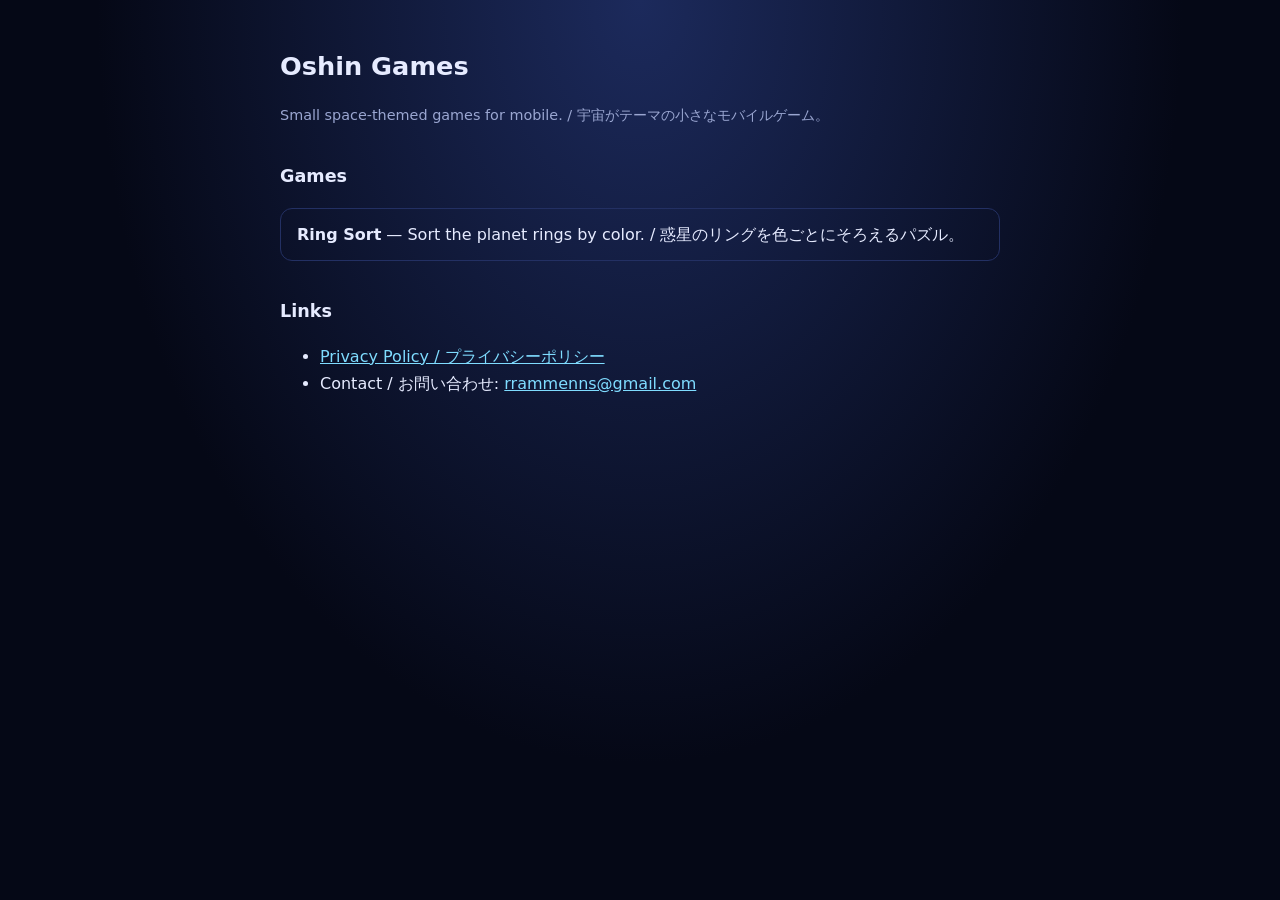
<file: index.html>
<!doctype html>
<html lang="en">
  <head>
    <meta charset="utf-8" />
    <meta name="viewport" content="width=device-width, initial-scale=1" />
    <title>Oshin Games</title>
    <link rel="stylesheet" href="style.css" />
  </head>
  <body>
    <main>
      <h1>Oshin Games</h1>
      <p class="meta">
        Small space-themed games for mobile. / 宇宙がテーマの小さなモバイルゲーム。
      </p>

      <h2>Games</h2>
      <ul class="apps">
        <li>
          <strong>Ring Sort</strong> — Sort the planet rings by color. /
          惑星のリングを色ごとにそろえるパズル。
        </li>
      </ul>

      <h2>Links</h2>
      <ul>
        <li><a href="privacy/">Privacy Policy / プライバシーポリシー</a></li>
        <li>
          Contact / お問い合わせ: <a href="mailto:rrammenns@gmail.com">rrammenns@gmail.com</a>
        </li>
      </ul>
    </main>
  </body>
</html>
</file>
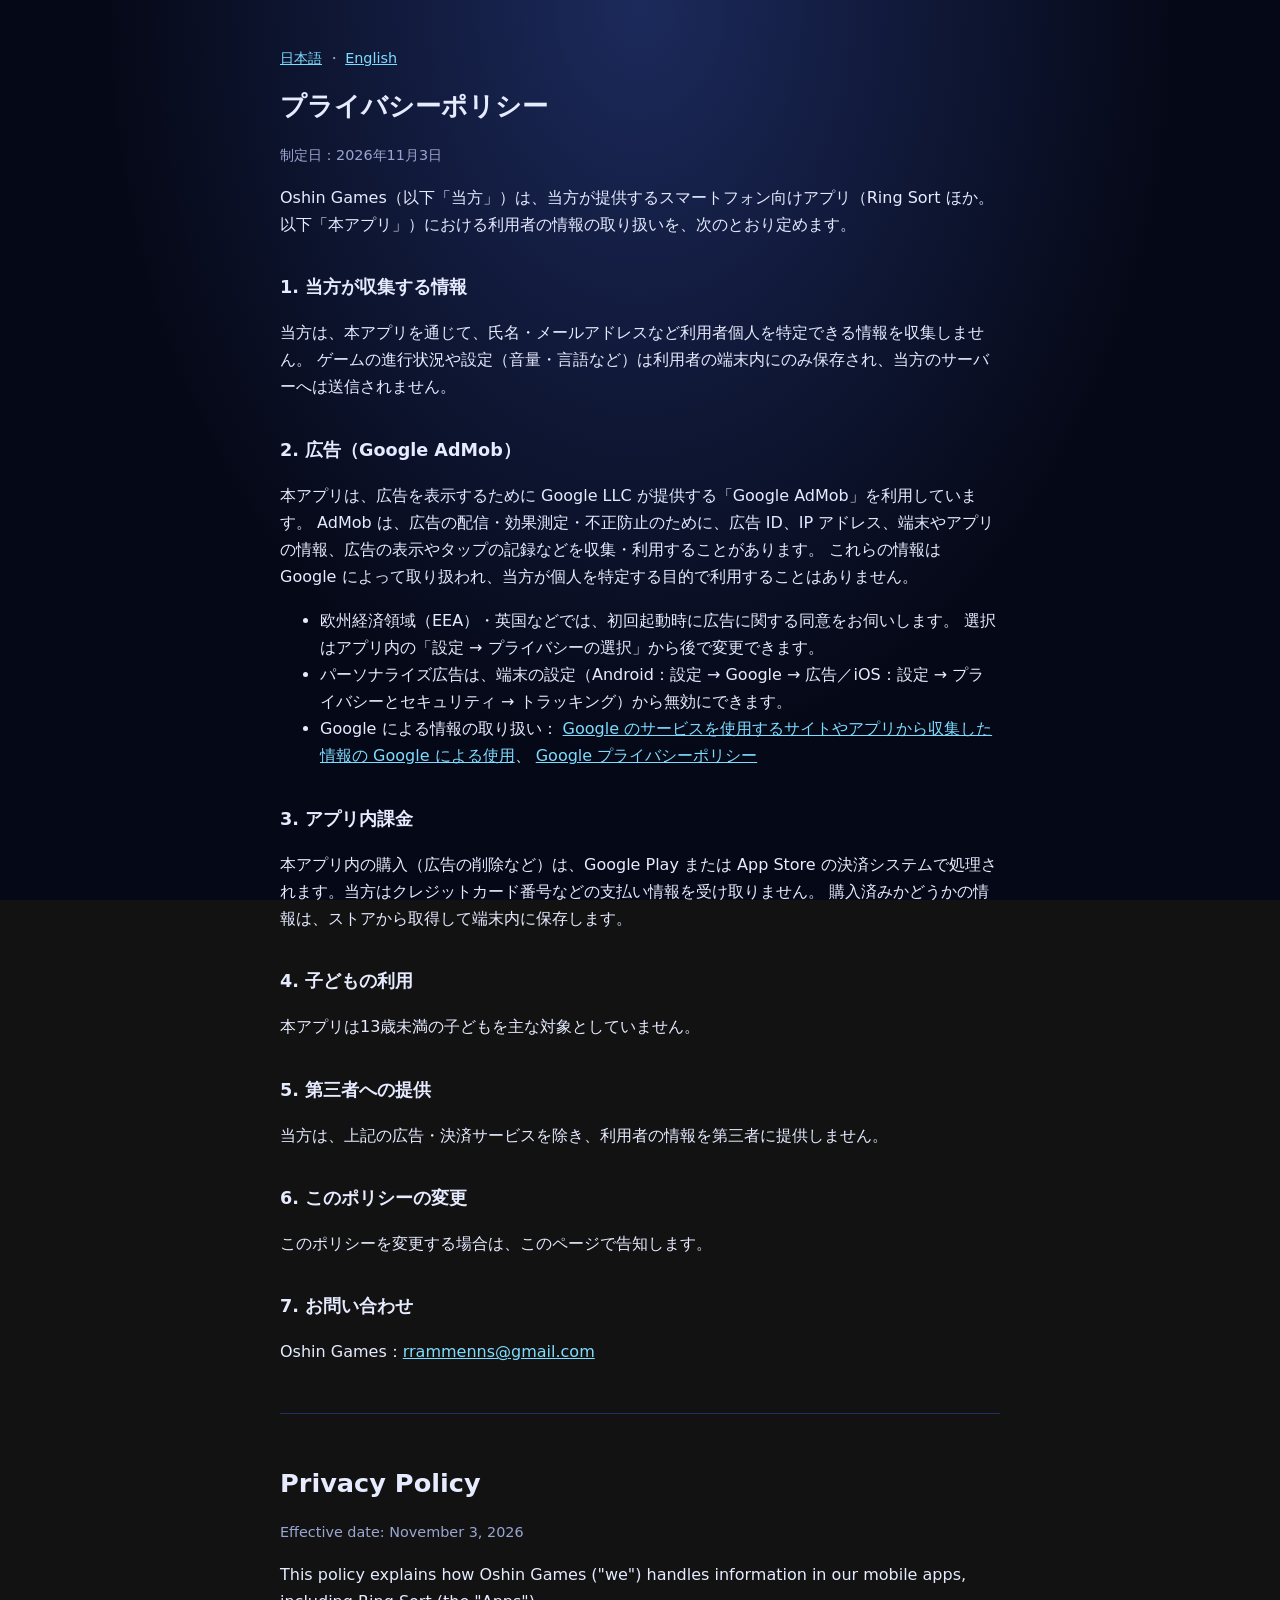
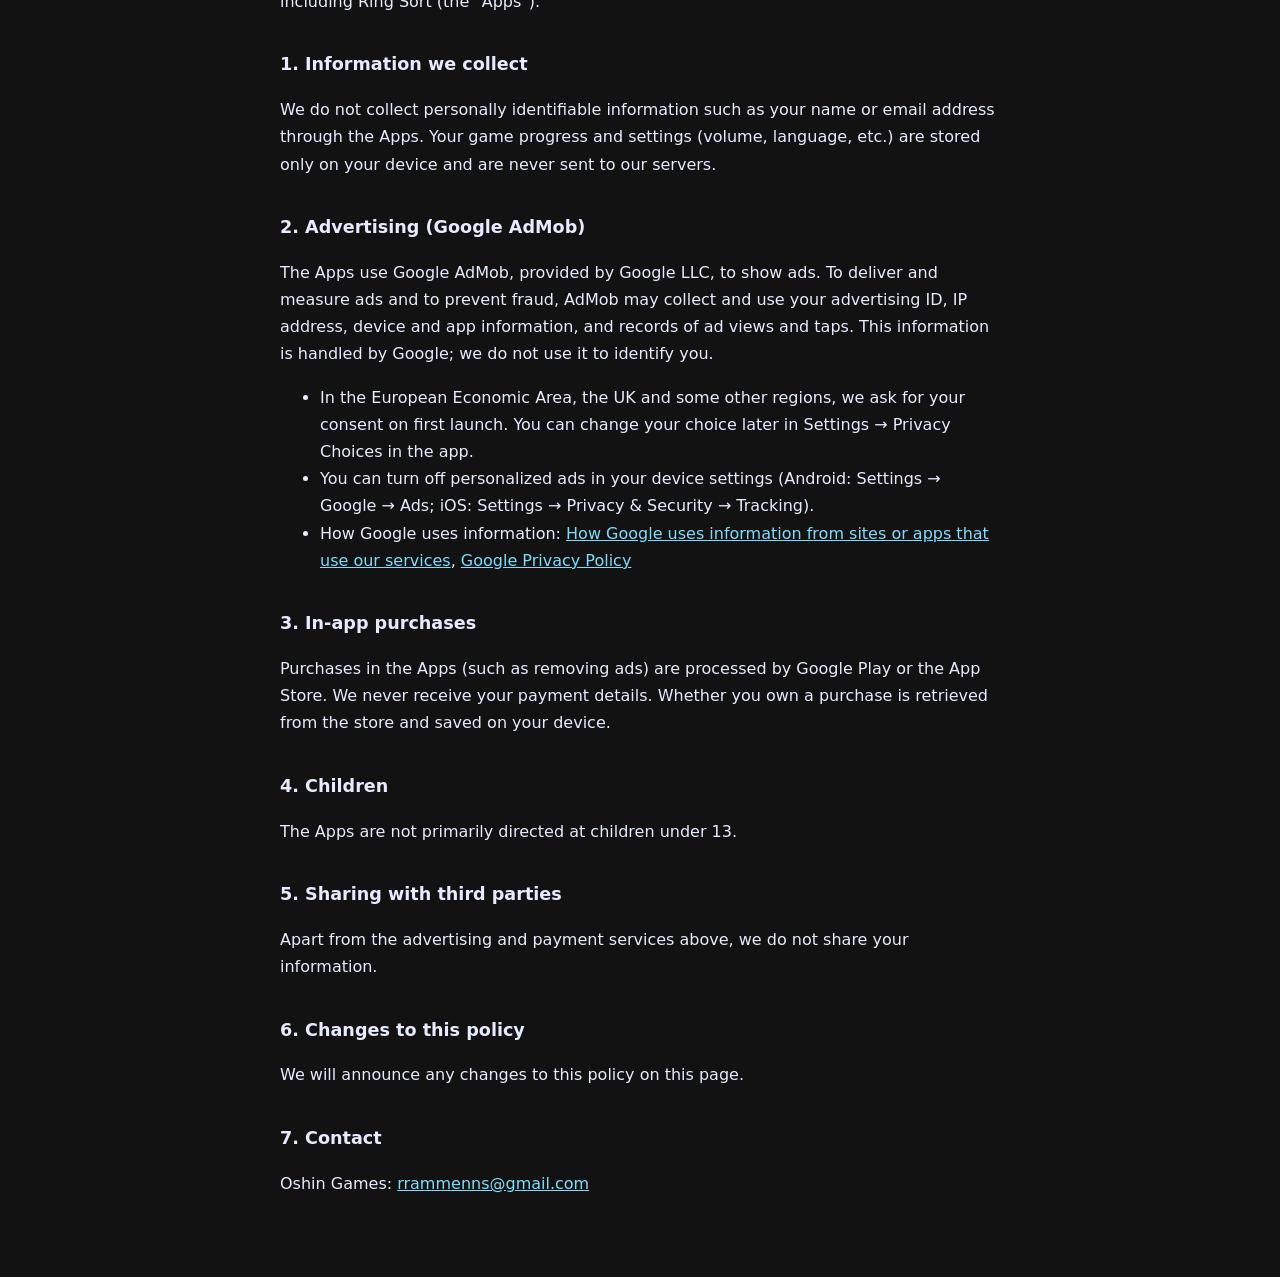
<file: privacy/index.html>
<!doctype html>
<html lang="ja">
  <head>
    <meta charset="utf-8" />
    <meta name="viewport" content="width=device-width, initial-scale=1" />
    <title>Privacy Policy / プライバシーポリシー - Oshin Games</title>
    <link rel="stylesheet" href="../style.css" />
  </head>
  <body>
    <main>
      <p class="lang"><a href="#ja">日本語</a> ・ <a href="#en">English</a></p>

      <section id="ja" lang="ja">
        <h1>プライバシーポリシー</h1>
        <p class="meta">制定日：2026年11月3日</p>
        <p>
          Oshin Games（以下「当方」）は、当方が提供するスマートフォン向けアプリ（Ring Sort
          ほか。以下「本アプリ」）における利用者の情報の取り扱いを、次のとおり定めます。
        </p>

        <h2>1. 当方が収集する情報</h2>
        <p>
          当方は、本アプリを通じて、氏名・メールアドレスなど利用者個人を特定できる情報を収集しません。
          ゲームの進行状況や設定（音量・言語など）は利用者の端末内にのみ保存され、当方のサーバーへは送信されません。
        </p>

        <h2>2. 広告（Google AdMob）</h2>
        <p>
          本アプリは、広告を表示するために Google LLC が提供する「Google AdMob」を利用しています。
          AdMob は、広告の配信・効果測定・不正防止のために、広告 ID、IP
          アドレス、端末やアプリの情報、広告の表示やタップの記録などを収集・利用することがあります。
          これらの情報は Google
          によって取り扱われ、当方が個人を特定する目的で利用することはありません。
        </p>
        <ul>
          <li>
            欧州経済領域（EEA）・英国などでは、初回起動時に広告に関する同意をお伺いします。
            選択はアプリ内の「設定 → プライバシーの選択」から後で変更できます。
          </li>
          <li>
            パーソナライズ広告は、端末の設定（Android：設定 → Google → 広告／iOS：設定 →
            プライバシーとセキュリティ → トラッキング）から無効にできます。
          </li>
          <li>
            Google による情報の取り扱い：
            <a href="https://policies.google.com/technologies/partner-sites?hl=ja"
              >Google のサービスを使用するサイトやアプリから収集した情報の Google による使用</a
            >、
            <a href="https://policies.google.com/privacy?hl=ja">Google プライバシーポリシー</a>
          </li>
        </ul>

        <h2>3. アプリ内課金</h2>
        <p>
          本アプリ内の購入（広告の削除など）は、Google Play または App Store
          の決済システムで処理されます。当方はクレジットカード番号などの支払い情報を受け取りません。
          購入済みかどうかの情報は、ストアから取得して端末内に保存します。
        </p>

        <h2>4. 子どもの利用</h2>
        <p>本アプリは13歳未満の子どもを主な対象としていません。</p>

        <h2>5. 第三者への提供</h2>
        <p>当方は、上記の広告・決済サービスを除き、利用者の情報を第三者に提供しません。</p>

        <h2>6. このポリシーの変更</h2>
        <p>このポリシーを変更する場合は、このページで告知します。</p>

        <h2>7. お問い合わせ</h2>
        <p>Oshin Games：<a href="mailto:rrammenns@gmail.com">rrammenns@gmail.com</a></p>
      </section>

      <hr />

      <section id="en" lang="en">
        <h1>Privacy Policy</h1>
        <p class="meta">Effective date: November 3, 2026</p>
        <p>
          This policy explains how Oshin Games ("we") handles information in our mobile apps,
          including Ring Sort (the "Apps").
        </p>

        <h2>1. Information we collect</h2>
        <p>
          We do not collect personally identifiable information such as your name or email address
          through the Apps. Your game progress and settings (volume, language, etc.) are stored only
          on your device and are never sent to our servers.
        </p>

        <h2>2. Advertising (Google AdMob)</h2>
        <p>
          The Apps use Google AdMob, provided by Google LLC, to show ads. To deliver and measure ads
          and to prevent fraud, AdMob may collect and use your advertising ID, IP address, device
          and app information, and records of ad views and taps. This information is handled by
          Google; we do not use it to identify you.
        </p>
        <ul>
          <li>
            In the European Economic Area, the UK and some other regions, we ask for your consent on
            first launch. You can change your choice later in Settings → Privacy Choices in the app.
          </li>
          <li>
            You can turn off personalized ads in your device settings (Android: Settings → Google →
            Ads; iOS: Settings → Privacy &amp; Security → Tracking).
          </li>
          <li>
            How Google uses information:
            <a href="https://policies.google.com/technologies/partner-sites"
              >How Google uses information from sites or apps that use our services</a
            >,
            <a href="https://policies.google.com/privacy">Google Privacy Policy</a>
          </li>
        </ul>

        <h2>3. In-app purchases</h2>
        <p>
          Purchases in the Apps (such as removing ads) are processed by Google Play or the App
          Store. We never receive your payment details. Whether you own a purchase is retrieved from
          the store and saved on your device.
        </p>

        <h2>4. Children</h2>
        <p>The Apps are not primarily directed at children under 13.</p>

        <h2>5. Sharing with third parties</h2>
        <p>
          Apart from the advertising and payment services above, we do not share your information.
        </p>

        <h2>6. Changes to this policy</h2>
        <p>We will announce any changes to this policy on this page.</p>

        <h2>7. Contact</h2>
        <p>Oshin Games: <a href="mailto:rrammenns@gmail.com">rrammenns@gmail.com</a></p>
      </section>
    </main>
  </body>
</html>
</file>
<file: style.css>
:root {
  color-scheme: dark;
  --bg: #050816;
  --text: #e6ebff;
  --muted: #9aa6d1;
  --accent: #7fdcff;
  --line: #233063;
}

body {
  margin: 0;
  background: radial-gradient(ellipse at top, #1c2a5c, var(--bg) 60%) fixed;
  color: var(--text);
  font-family:
    system-ui,
    -apple-system,
    'Segoe UI',
    'Hiragino Sans',
    'Noto Sans JP',
    sans-serif;
  line-height: 1.7;
}

main {
  max-width: 720px;
  margin: 0 auto;
  padding: 32px 16px 64px;
}

h1 {
  font-size: 1.6rem;
  margin: 0.5em 0 0.2em;
}

h2 {
  font-size: 1.1rem;
  margin-top: 2em;
}

a {
  color: var(--accent);
}

.meta,
.lang {
  color: var(--muted);
  font-size: 0.9rem;
}

hr {
  border: 0;
  border-top: 1px solid var(--line);
  margin: 48px 0;
}

.apps {
  list-style: none;
  padding: 0;
}

.apps li {
  border: 1px solid var(--line);
  border-radius: 12px;
  padding: 12px 16px;
  margin-bottom: 12px;
}
</file>
